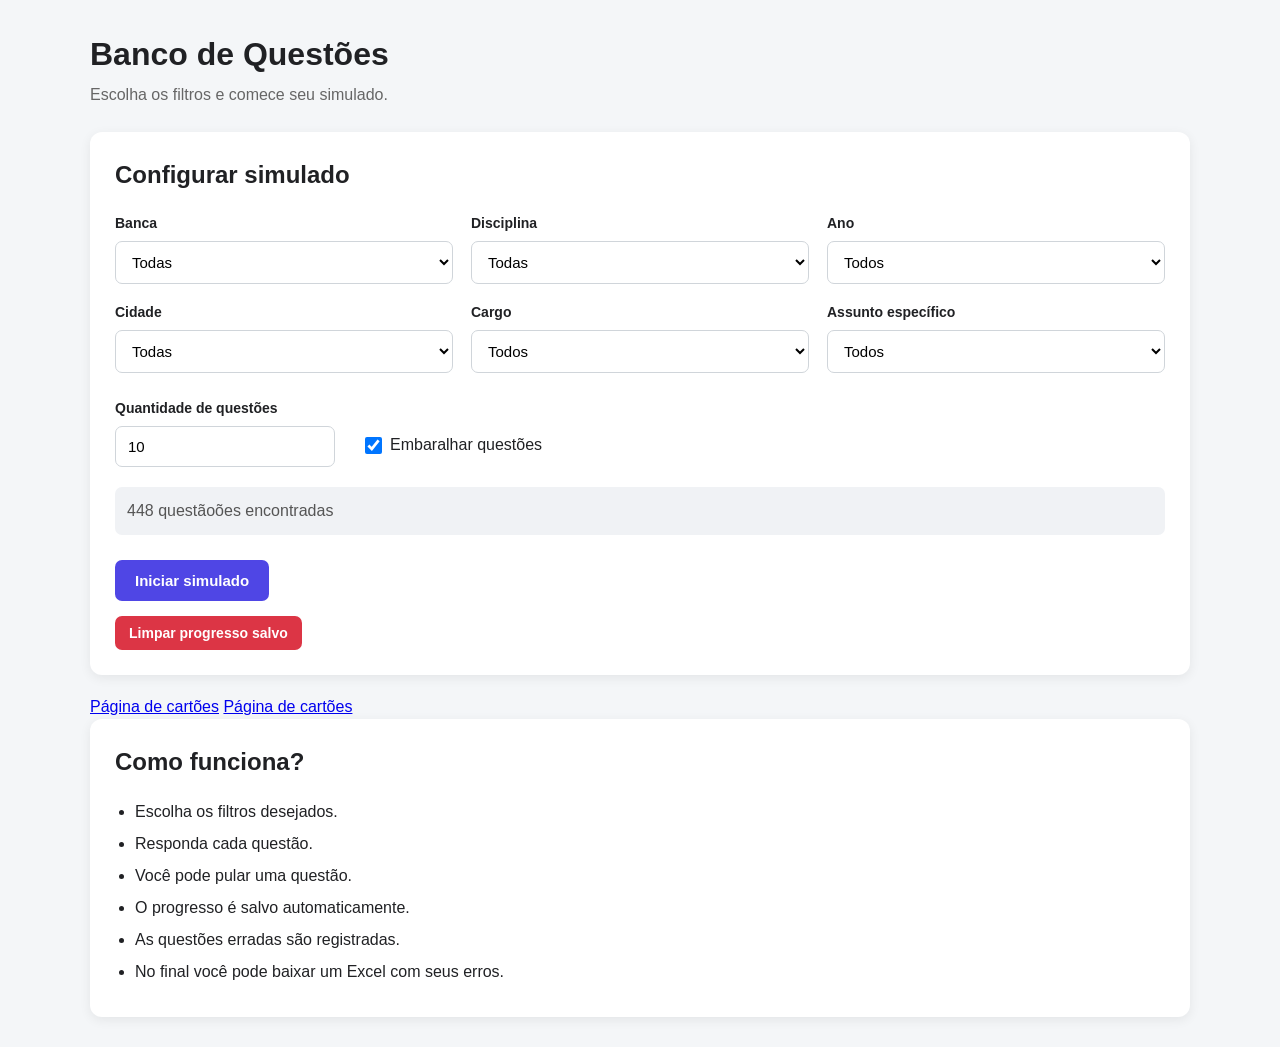
<file: index.html>
<!DOCTYPE html>
<html lang="pt-BR">

<head>
    <meta charset="UTF-8">
    <meta name="viewport" content="width=device-width, initial-scale=1.0">

    <title>Banco de Questões</title>

    <link rel="stylesheet" href="style.css">
</head>

<body>

    <!-- =========================================
         TELA INICIAL
    ========================================== -->

    <main id="telaInicial" class="container">

        <header class="cabecalho">

            <div>
                <h1>Banco de Questões</h1>

                <p>
                    Escolha os filtros e comece seu simulado.
                </p>
            </div>

        </header>


        <section class="card">

            <h2>Configurar simulado</h2>


            <div class="filtros">

                <!-- BANCA -->

                <div class="campo">

                    <label for="filtroBanca">
                        Banca
                    </label>

                    <select id="filtroBanca">

                        <option value="">
                            Todas
                        </option>

                    </select>

                </div>


                <!-- DISCIPLINA -->

                <div class="campo">

                    <label for="filtroDisciplina">
                        Disciplina
                    </label>

                    <select id="filtroDisciplina">

                        <option value="">
                            Todas
                        </option>

                    </select>

                </div>


                <!-- ANO -->

                <div class="campo">

                    <label for="filtroAno">
                        Ano
                    </label>

                    <select id="filtroAno">

                        <option value="">
                            Todos
                        </option>

                    </select>

                </div>


                <!-- CIDADE -->

                <div class="campo">

                    <label for="filtroCidade">
                        Cidade
                    </label>

                    <select id="filtroCidade">

                        <option value="">
                            Todas
                        </option>

                    </select>

                </div>


                <!-- CARGO -->

                <div class="campo">

                    <label for="filtroCargo">
                        Cargo
                    </label>

                    <select id="filtroCargo">

                        <option value="">
                            Todos
                        </option>

                    </select>

                </div>


                <!-- ASSUNTO -->

                <div class="campo">

                    <label for="filtroAssunto">
                        Assunto específico
                    </label>

                    <select id="filtroAssunto">

                        <option value="">
                            Todos
                        </option>

                    </select>

                </div>

            </div>


            <!-- CONFIGURAÇÕES -->

            <div class="configuracao">

                <div class="campo quantidade">

                    <label for="quantidadeQuestoes">
                        Quantidade de questões
                    </label>

                    <input
                        type="number"
                        id="quantidadeQuestoes"
                        min="1"
                        value="10"
                    >

                </div>


                <label class="checkbox">

                    <input
                        type="checkbox"
                        id="questoesAleatorias"
                        checked
                    >

                    <span>
                        Embaralhar questões
                    </span>

                </label>

            </div>


            <!-- CONTADOR -->

            <div
                id="contadorFiltro"
                class="contador-filtro"
            >
                0 questões encontradas
            </div>


            <!-- BOTÕES -->

            <div class="botoes-inicio">

                <button
                    id="btnContinuar"
                    class="btn btn-secundario"
                    type="button"
                >
                    Continuar simulado
                </button>


                <button
                    id="btnIniciar"
                    class="btn btn-principal"
                    type="button"
                >
                    Iniciar simulado
                </button>

            </div>


            <button
                id="btnLimparProgresso"
                class="btn btn-perigo btn-pequeno"
                type="button"
            >
                Limpar progresso salvo
            </button>

        </section>
        <section>
            <a href="pagina_secundaria.html" class="meu-botao">Página de cartões</a>
            <a href="pagina_terciaria.html" class="meu-botao">Página de cartões</a>

        </section>

        <!-- INFORMAÇÕES -->

        <section class="card informacoes">

            <h2>Como funciona?</h2>

            <ul>

                <li>
                    Escolha os filtros desejados.
                </li>

                <li>
                    Responda cada questão.
                </li>

                <li>
                    Você pode pular uma questão.
                </li>

                <li>
                    O progresso é salvo automaticamente.
                </li>

                <li>
                    As questões erradas são registradas.
                </li>

                <li>
                    No final você pode baixar um Excel
                    com seus erros.
                </li>

            </ul>

        </section>

    </main>


    <!-- =========================================
         TELA DO SIMULADO
    ========================================== -->

    <main
        id="telaSimulado"
        class="container hidden"
    >

        <header class="topo-simulado">

            <button
                id="btnSair"
                class="btn btn-secundario btn-pequeno"
                type="button"
            >
                ← Sair
            </button>


            <div class="progresso-container">

                <div class="progresso-info">

                    <span id="textoProgresso">
                        Questão 1 de 10
                    </span>

                    <span id="textoPlacar">
                        0 acertos
                    </span>

                </div>


                <div class="barra">

                    <div
                        id="barraProgresso"
                    ></div>

                </div>

            </div>

        </header>


        <section class="card questao-card">

            <!-- INFORMAÇÕES -->

            <div class="informacoes-questao">

                <div class="tags">

                    <span
                        id="tagBanca"
                        class="tag"
                    ></span>

                    <span
                        id="tagAno"
                        class="tag"
                    ></span>

                    <span
                        id="tagDisciplina"
                        class="tag"
                    ></span>

                </div>


                <div class="detalhes-questao">

                    <span>

                        <strong>
                            Cidade:
                        </strong>

                        <span id="infoCidade"></span>

                    </span>


                    <span>

                        <strong>
                            Cargo:
                        </strong>

                        <span id="infoCargo"></span>

                    </span>


                    <span>

                        <strong>
                            Assunto:
                        </strong>

                        <span id="infoAssunto"></span>

                    </span>

                </div>

            </div>


            <!-- TEXTO -->

            <div
                id="textoContainer"
                class="texto-container"
            >

                <h3>
                    Texto
                </h3>

                <div
                    id="textoQuestao"
                    class="texto"
                ></div>

            </div>


            <!-- PERGUNTA -->

            <div class="pergunta-container">

                <h2 id="numeroPergunta">
                    Questão 1
                </h2>

                <p id="pergunta"></p>

            </div>


            <!-- ALTERNATIVAS -->

            <div
                id="alternativas"
                class="alternativas"
            ></div>


            <!-- FEEDBACK -->

            <div
                id="feedback"
                class="feedback hidden"
            ></div>


            <!-- BOTÕES -->

            <div class="acoes-questao">

                <button
                    id="btnPular"
                    class="btn btn-secundario"
                    type="button"
                >
                    Pular questão
                </button>


                <button
                    id="btnResponder"
                    class="btn btn-principal"
                    type="button"
                >
                    Responder
                </button>


                <button
                    id="btnProxima"
                    class="btn btn-principal hidden"
                    type="button"
                >
                    Próxima questão →
                </button>

            </div>

        </section>


        <!-- MAPA -->

        <section class="card navegacao">

            <h3>
                Navegação
            </h3>

            <div
                id="mapaQuestoes"
                class="mapa-questoes"
            ></div>

        </section>

    </main>


    <!-- =========================================
         TELA DE RESULTADO
    ========================================== -->

    <main
        id="telaResultado"
        class="container hidden"
    >

        <header class="cabecalho">

            <h1>
                Resultado
            </h1>

            <p>
                Confira seu desempenho.
            </p>

        </header>


        <!-- RESULTADO PRINCIPAL -->

        <section class="card resultado-card">

            <div class="porcentagem">

                <span id="resultadoPorcentagem">
                    0%
                </span>

                <small>
                    de aproveitamento
                </small>

            </div>


            <!-- ESTATÍSTICAS -->

            <div class="estatisticas">

                <div class="estatistica">

                    <span id="resultadoTotal">
                        0
                    </span>

                    <small>
                        Total
                    </small>

                </div>


                <div class="estatistica acerto">

                    <span id="resultadoAcertos">
                        0
                    </span>

                    <small>
                        Acertos
                    </small>

                </div>


                <div class="estatistica erro">

                    <span id="resultadoErros">
                        0
                    </span>

                    <small>
                        Erros
                    </small>

                </div>


                <div class="estatistica pulada">

                    <span id="resultadoPuladas">
                        0
                    </span>

                    <small>
                        Puladas
                    </small>

                </div>

            </div>


            <!-- BOTÕES DO RESULTADO -->

            <div class="acoes-resultado">

                <button
                    id="btnRevisarErros"
                    class="btn btn-secundario"
                    type="button"
                >
                    Revisar erros
                </button>


                <button
                    id="btnRevisarPuladas"
                    class="btn btn-secundario"
                    type="button"
                >
                    Revisar puladas
                </button>


                <button
                    id="btnBaixarErros"
                    class="btn btn-excel"
                    type="button"
                >
                    📥 Baixar Excel dos erros
                </button>


                <button
                    id="btnNovoSimulado"
                    class="btn btn-principal"
                    type="button"
                >
                    Novo simulado
                </button>

            </div>

        </section>


        <!-- DESEMPENHO -->

        <section class="card">

            <h2>
                Desempenho por disciplina
            </h2>

            <div
                id="desempenhoDisciplinas"
            ></div>

        </section>


        <!-- LISTA -->

        <section class="card">

            <h2>
                Questões
            </h2>

            <div
                id="listaResultado"
            ></div>

        </section>

    </main>


    <!-- =========================================
         SHEETJS
         
         Biblioteca utilizada para criar o Excel.
    ========================================== -->

    <script
        src="https://cdn.sheetjs.com/xlsx-0.20.3/package/dist/xlsx.full.min.js"
    ></script>


    <!-- JAVASCRIPT DO PROJETO -->

    <script src="script.js?v=2"></script>

</body>

</html>
</file>
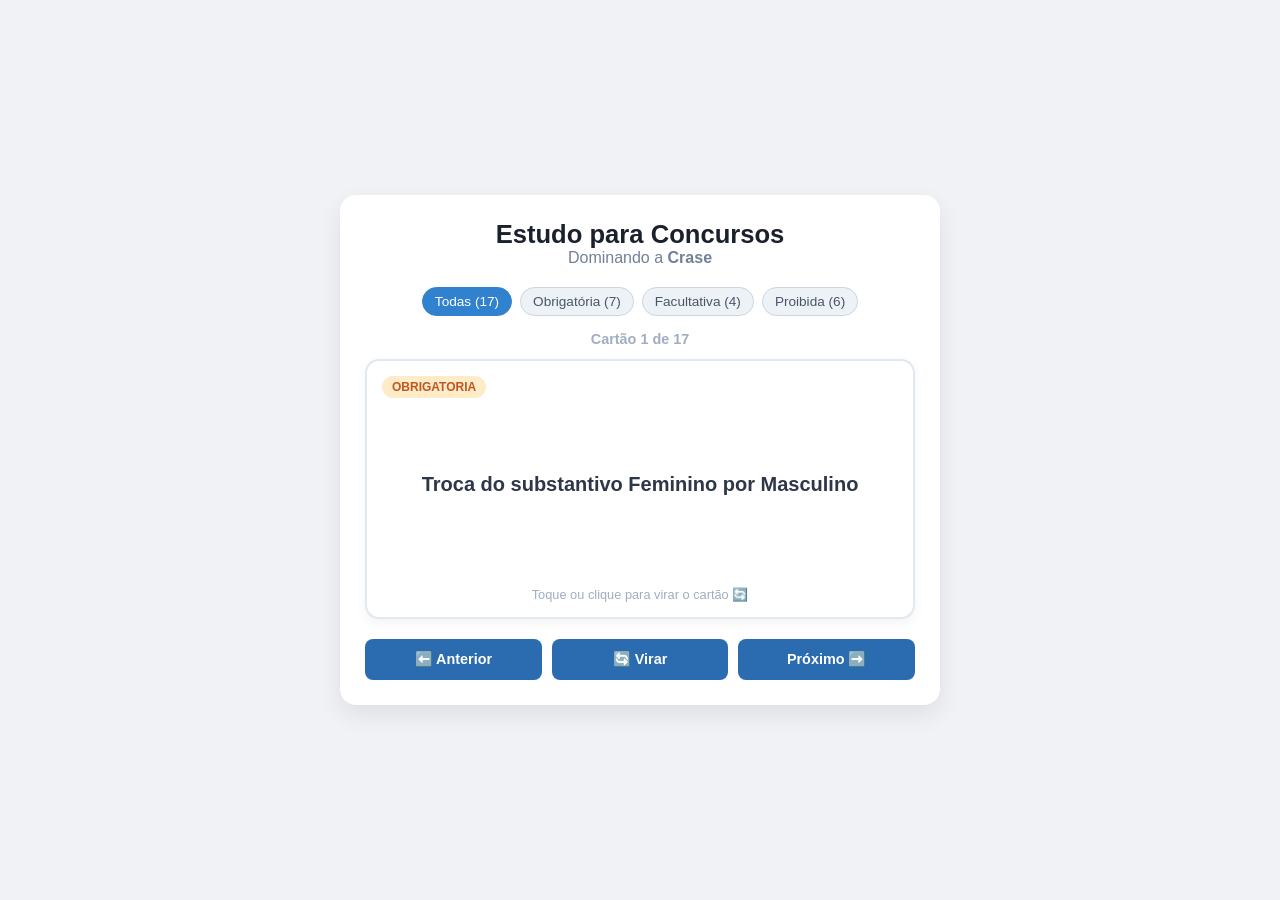
<file: pagina_secundaria.html>
<!DOCTYPE html>
<html lang="pt-BR">
<head>
  <meta charset="UTF-8">
  <meta name="viewport" content="width=device-width, initial-scale=1.0">
  <title>Memorização de Concursos - Regras da Crase</title>
  <link rel="stylesheet" href="stylesec.css">
</head>
<body>

  <div class="app-container">
    <header>
      <h1>Estudo para Concursos</h1>
      <p>Dominando a <strong>Crase</strong></p>
    </header>

    <!-- Filtros por Categoria -->
    <div class="filters">
      <button class="filter-btn active" onclick="filtrarCategoria('todas')">Todas (<span id="count-todas">0</span>)</button>
      <button class="filter-btn" onclick="filtrarCategoria('obrigatoria')">Obrigatória (<span id="count-obrigatoria">0</span>)</button>
      <button class="filter-btn" onclick="filtrarCategoria('facultativa')">Facultativa (<span id="count-facultativa">0</span>)</button>
      <button class="filter-btn" onclick="filtrarCategoria('proibida')">Proibida (<span id="count-proibida">0</span>)</button>
    </div>

    <!-- Contador de Progresso -->
    <div class="progress-info">
      Cartão <span id="current-card-num">1</span> de <span id="total-cards-num">0</span>
    </div>

    <!-- Flashcard -->
    <div class="card-wrapper" onclick="virarCartao()">
      <div class="card" id="card">
        <div class="card-face card-front">
          <span class="badge" id="card-tag">Categoria</span>
          <h2 id="card-title">Título/Pergunta</h2>
          <p class="hint">Toque ou clique para virar o cartão 🔄</p>
        </div>
        <div class="card-face card-back">
          <h3>Explicação & Exemplos</h3>
          <p id="card-content">Conteúdo explicativo aqui...</p>
        </div>
      </div>
    </div>

    <!-- Controles de Navegação -->
    <div class="controls">
      <button class="control-btn" onclick="cartaoAnterior()">⬅️ Anterior</button>
      <button class="control-btn" onclick="virarCartao()">🔄 Virar</button>
      <button class="control-btn" onclick="proximoCartao()">Próximo ➡️</button>
    </div>
  </div>

  <script src="scriptsec.js"></script>
</body>
</html>
</file>
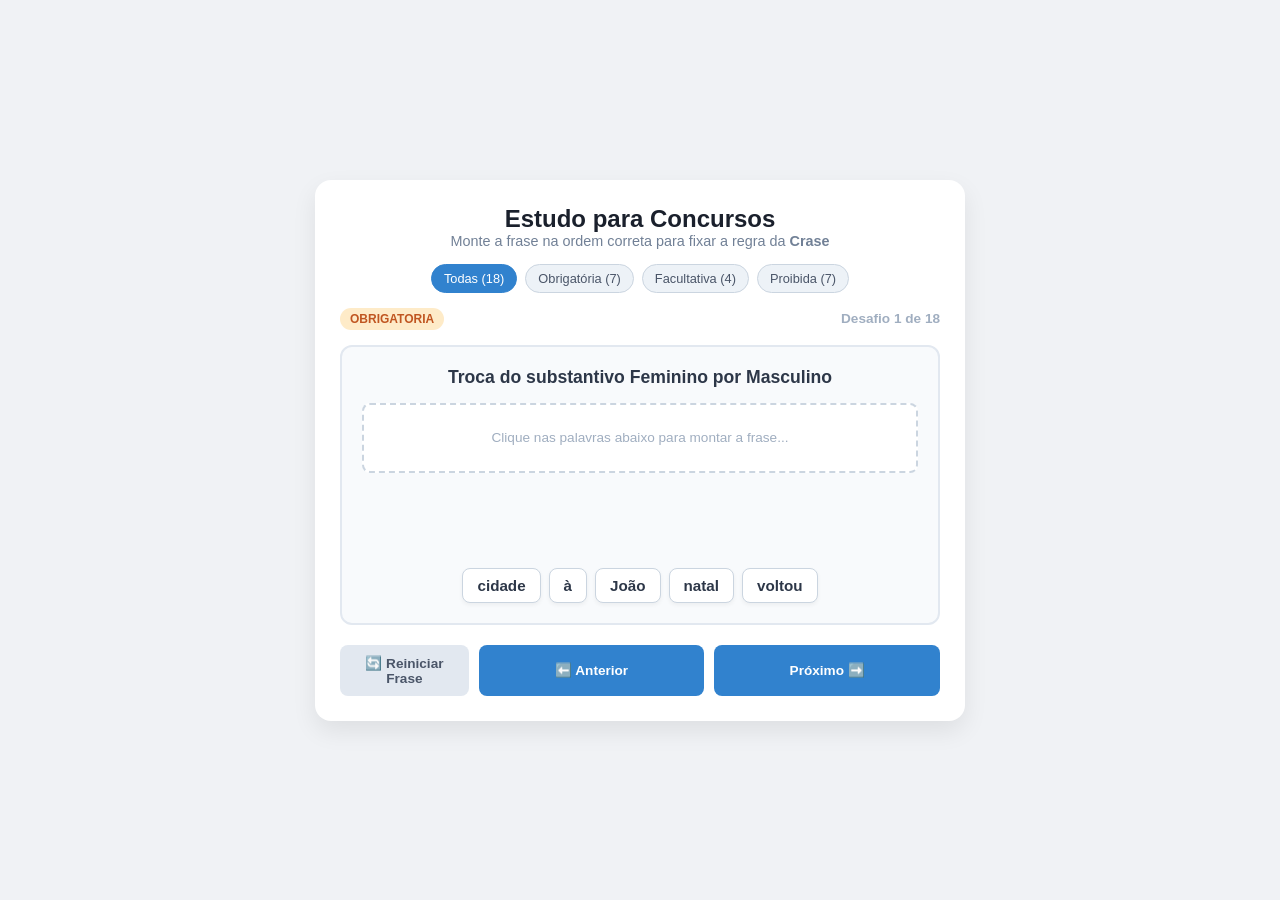
<file: pagina_terciaria.html>
<!DOCTYPE html>
<html lang="pt-BR">
<head>
  <meta charset="UTF-8">
  <meta name="viewport" content="width=device-width, initial-scale=1.0">
  <title>Jogo da Crase - Montar Frases</title>
  <link rel="stylesheet" href="styleterc.css">
</head>
<body>

  <div class="app-container">
    <header>
      <h1>Estudo para Concursos</h1>
      <p>Monte a frase na ordem correta para fixar a regra da <strong>Crase</strong></p>
    </header>

    <!-- Filtros -->
    <div class="filters">
      <button class="filter-btn active" onclick="filtrarCategoria('todas')">Todas (<span id="count-todas">0</span>)</button>
      <button class="filter-btn" onclick="filtrarCategoria('obrigatoria')">Obrigatória (<span id="count-obrigatoria">0</span>)</button>
      <button class="filter-btn" onclick="filtrarCategoria('facultativa')">Facultativa (<span id="count-facultativa">0</span>)</button>
      <button class="filter-btn" onclick="filtrarCategoria('proibida')">Proibida (<span id="count-proibida">0</span>)</button>
    </div>

    <!-- Progresso e Categoria -->
    <div class="progress-info">
      <span class="badge" id="card-tag">CATEGORIA</span>
      <div>Desafio <span id="current-card-num">1</span> de <span id="total-cards-num">0</span></div>
    </div>

    <!-- Área de Exibição do Desafio -->
    <div class="game-board">
      <h2 id="rule-title" class="rule-title">Título da Regra</h2>

      <!-- Área onde a frase vai sendo construída -->
      <div class="phrase-zone" id="user-phrase-zone">
        <span class="placeholder-text">Clique nas palavras abaixo para montar a frase...</span>
      </div>

      <!-- Feedback de Sucesso ou Erro -->
      <div id="feedback" class="feedback"></div>

      <!-- Banco de Palavras Embaralhadas -->
      <div class="words-bank" id="words-bank">
        <!-- Palavras serão inseridas dinamicamente via JS -->
      </div>
    </div>

    <!-- Controles -->
    <div class="controls">
      <button class="control-btn secondary" onclick="reiniciarCartao()">🔄 Reiniciar Frase</button>
      <button class="control-btn primary" onclick="cartaoAnterior()">⬅️ Anterior</button>
      <button class="control-btn primary" onclick="proximoCartao()">Próximo ➡️</button>
    </div>
  </div>

  <script src="scriptterc.js"></script>
</body>
</html>
</file>
<file: style.css>
/* =========================================
   RESET
========================================= */

* {
    box-sizing: border-box;
    margin: 0;
    padding: 0;
}


body {

    font-family:
        Arial,
        Helvetica,
        sans-serif;

    background: #f4f6f8;

    color: #202124;

    line-height: 1.5;
}


button,
input,
select {

    font-family: inherit;

}


button {

    cursor: pointer;

}


.hidden {

    display: none !important;

}


/* =========================================
   CONTAINER
========================================= */

.container {

    width: min(1100px, 94%);

    margin: 30px auto;

}


/* =========================================
   CABEÇALHO
========================================= */

.cabecalho {

    margin-bottom: 25px;

}


.cabecalho h1 {

    font-size: 32px;

    margin-bottom: 5px;

}


.cabecalho p {

    color: #666;

}


/* =========================================
   CARDS
========================================= */

.card {

    background: white;

    border-radius: 12px;

    padding: 25px;

    margin-bottom: 20px;

    box-shadow:
        0 3px 12px
        rgba(0, 0, 0, 0.07);

}


.card h2 {

    margin-bottom: 20px;

}


.card h3 {

    margin-bottom: 10px;

}


/* =========================================
   FILTROS
========================================= */

.filtros {

    display: grid;

    grid-template-columns:
        repeat(3, 1fr);

    gap: 18px;

}


.campo {

    display: flex;

    flex-direction: column;

    gap: 7px;

}


.campo label {

    font-weight: bold;

    font-size: 14px;

}


select,
input[type="number"] {

    width: 100%;

    padding: 11px 12px;

    border:
        1px solid #d0d5da;

    border-radius: 7px;

    background: white;

    font-size: 15px;

}


select:focus,
input:focus {

    outline: none;

    border-color: #4f46e5;

}


/* =========================================
   CONFIGURAÇÃO
========================================= */

.configuracao {

    display: flex;

    align-items: end;

    gap: 30px;

    margin-top: 25px;

}


.quantidade {

    width: 220px;

}


.checkbox {

    display: flex;

    align-items: center;

    gap: 8px;

    padding-bottom: 10px;

    cursor: pointer;

}


.checkbox input {

    width: 17px;

    height: 17px;

}


/* =========================================
   CONTADOR
========================================= */

.contador-filtro {

    margin-top: 20px;

    padding: 12px;

    border-radius: 7px;

    background: #f0f2f5;

    color: #555;

}


/* =========================================
   BOTÕES
========================================= */

.btn {

    border: none;

    border-radius: 7px;

    padding: 12px 20px;

    font-size: 15px;

    font-weight: bold;

    transition: 0.2s;

}


.btn:hover {

    transform: translateY(-1px);

}


.btn:disabled {

    opacity: 0.5;

    cursor: not-allowed;

    transform: none;

}


/* PRINCIPAL */

.btn-principal {

    background: #4f46e5;

    color: white;

}


.btn-principal:hover {

    background: #4338ca;

}


/* SECUNDÁRIO */

.btn-secundario {

    background: #e9ecef;

    color: #333;

}


.btn-secundario:hover {

    background: #dfe3e7;

}


/* PERIGO */

.btn-perigo {

    background: #dc3545;

    color: white;

}


.btn-perigo:hover {

    background: #bb2d3b;

}


/* EXCEL */

.btn-excel {

    background: #198754;

    color: white;

}


.btn-excel:hover {

    background: #157347;

}


/* PEQUENO */

.btn-pequeno {

    padding: 9px 14px;

    font-size: 14px;

}


/* =========================================
   BOTÕES INICIAIS
========================================= */

.botoes-inicio {

    display: flex;

    gap: 12px;

    margin-top: 25px;

    margin-bottom: 15px;

}


/* =========================================
   INFORMAÇÕES
========================================= */

.informacoes ul {

    padding-left: 20px;

}


.informacoes li {

    margin-bottom: 8px;

}


/* =========================================
   TOPO SIMULADO
========================================= */

.topo-simulado {

    display: flex;

    align-items: center;

    gap: 20px;

    margin-bottom: 20px;

}


.progresso-container {

    flex: 1;

}


.progresso-info {

    display: flex;

    justify-content: space-between;

    margin-bottom: 7px;

    font-size: 14px;

    font-weight: bold;

}


.barra {

    height: 9px;

    background: #e5e7eb;

    border-radius: 20px;

    overflow: hidden;

}


#barraProgresso {

    height: 100%;

    width: 0;

    background: #4f46e5;

    transition: width 0.3s;

}


/* =========================================
   INFORMAÇÕES DA QUESTÃO
========================================= */

.informacoes-questao {

    border-bottom:
        1px solid #eee;

    padding-bottom: 20px;

    margin-bottom: 25px;

}


.tags {

    display: flex;

    flex-wrap: wrap;

    gap: 8px;

    margin-bottom: 15px;

}


.tag {

    display: inline-block;

    background: #eef2ff;

    color: #4338ca;

    padding: 5px 10px;

    border-radius: 20px;

    font-size: 13px;

    font-weight: bold;

}


.detalhes-questao {

    display: flex;

    flex-wrap: wrap;

    gap: 20px;

    color: #555;

    font-size: 14px;

}


/* =========================================
   TEXTO
========================================= */

.texto-container {

    margin-bottom: 25px;

}


.texto {

    background: #f7f7f8;

    border-left:
        4px solid #4f46e5;

    padding: 18px;

    border-radius: 5px;

    white-space: pre-line;

    color: #444;

}


/* =========================================
   PERGUNTA
========================================= */

.pergunta-container {

    margin-bottom: 25px;

}


.pergunta-container h2 {

    font-size: 18px;

    margin-bottom: 10px;

}


#pergunta {

    font-size: 18px;

    font-weight: 500;

}


/* =========================================
   ALTERNATIVAS
========================================= */

.alternativas {

    display: flex;

    flex-direction: column;

    gap: 12px;

}


.alternativa {

    display: flex;

    align-items: flex-start;

    gap: 12px;

    padding: 15px;

    border:
        2px solid #e1e4e8;

    border-radius: 9px;

    transition: 0.2s;

    cursor: pointer;

}


.alternativa:hover {

    border-color: #9ca3af;

    background: #fafafa;

}


.alternativa.selecionada {

    border-color: #4f46e5;

    background: #f1f0ff;

}


.alternativa.correta {

    border-color: #198754;

    background: #eaf7ef;

}


.alternativa.errada {

    border-color: #dc3545;

    background: #fff0f1;

}


.alternativa input {

    margin-top: 4px;

    width: 18px;

    height: 18px;

}


.letra-alternativa {

    font-weight: bold;

    min-width: 25px;

}


/* =========================================
   FEEDBACK
========================================= */

.feedback {

    margin-top: 20px;

    padding: 17px;

    border-radius: 8px;

    font-weight: bold;

}


.feedback.acerto {

    background: #d1e7dd;

    color: #0f5132;

}


.feedback.erro {

    background: #f8d7da;

    color: #842029;

}


/* =========================================
   AÇÕES DA QUESTÃO
========================================= */

.acoes-questao {

    display: flex;

    justify-content: space-between;

    gap: 10px;

    margin-top: 25px;

}


/* =========================================
   MAPA DE QUESTÕES
========================================= */

.mapa-questoes {

    display: flex;

    flex-wrap: wrap;

    gap: 8px;

}


.mapa-item {

    width: 40px;

    height: 40px;

    border: none;

    border-radius: 6px;

    background: #e9ecef;

    font-weight: bold;

}


.mapa-item.atual {

    outline:
        3px solid #4f46e5;

}


.mapa-item.acerto {

    background: #198754;

    color: white;

}


.mapa-item.erro {

    background: #dc3545;

    color: white;

}


.mapa-item.pulada {

    background: #ffc107;

    color: #212529;

}


/* =========================================
   RESULTADO
========================================= */

.resultado-card {

    text-align: center;

}


.porcentagem {

    margin-bottom: 30px;

}


.porcentagem span {

    display: block;

    font-size: 60px;

    font-weight: bold;

    color: #4f46e5;

}


.porcentagem small {

    color: #666;

    font-size: 16px;

}


/* =========================================
   ESTATÍSTICAS
========================================= */

.estatisticas {

    display: grid;

    grid-template-columns:
        repeat(4, 1fr);

    gap: 15px;

    margin-bottom: 30px;

}


.estatistica {

    padding: 20px;

    background: #f1f3f5;

    border-radius: 10px;

}


.estatistica span {

    display: block;

    font-size: 30px;

    font-weight: bold;

}


.estatistica small {

    color: #666;

}


.estatistica.acerto span {

    color: #198754;

}


.estatistica.erro span {

    color: #dc3545;

}


.estatistica.pulada span {

    color: #d39e00;

}


/* =========================================
   AÇÕES DO RESULTADO
========================================= */

.acoes-resultado {

    display: flex;

    justify-content: center;

    flex-wrap: wrap;

    gap: 10px;

}


/* =========================================
   DESEMPENHO
========================================= */

.desempenho-linha {

    display: grid;

    grid-template-columns:
        1fr 100px 100px 100px;

    gap: 10px;

    padding: 12px;

    border-bottom:
        1px solid #eee;

    align-items: center;

}


.desempenho-linha.cabecalho-tabela {

    font-weight: bold;

    background: #f5f5f5;

}


/* =========================================
   RESULTADO DAS QUESTÕES
========================================= */

.resultado-questao {

    padding: 15px;

    border-bottom:
        1px solid #eee;

}


.resultado-questao:last-child {

    border-bottom: none;

}


.resultado-questao strong {

    display: block;

    margin-bottom: 5px;

}


.resultado-questao .status {

    font-weight: bold;

}


.status.acerto {

    color: #198754;

}


.status.erro {

    color: #dc3545;

}


.status.pulada {

    color: #b58100;

}


/* =========================================
   RESPONSIVIDADE
========================================= */

@media (max-width: 800px) {

    .filtros {

        grid-template-columns:
            repeat(2, 1fr);

    }


    .estatisticas {

        grid-template-columns:
            repeat(2, 1fr);

    }

}


@media (max-width: 600px) {

    .container {

        width: 95%;

        margin: 15px auto;

    }


    .card {

        padding: 18px;

    }


    .filtros {

        grid-template-columns: 1fr;

    }


    .configuracao {

        flex-direction: column;

        align-items: stretch;

        gap: 15px;

    }


    .quantidade {

        width: 100%;

    }


    .topo-simulado {

        align-items: flex-start;

        flex-direction: column;

    }


    .progresso-container {

        width: 100%;

    }


    .detalhes-questao {

        flex-direction: column;

        gap: 5px;

    }


    .acoes-questao {

        flex-direction: column;

    }


    .acoes-questao .btn {

        width: 100%;

    }


    .estatisticas {

        grid-template-columns:
            1fr 1fr;

    }


    .desempenho-linha {

        grid-template-columns:
            1fr 60px 60px 70px;

        font-size: 13px;

    }


    .botoes-inicio {

        flex-direction: column;

    }


    .botoes-inicio .btn {

        width: 100%;

    }

}
</file>
<file: stylesec.css>
* {
  box-sizing: border-box;
  margin: 0;
  padding: 0;
  font-family: 'Segoe UI', Tahoma, Geneva, Verdana, sans-serif;
}

body {
  background-color: #f0f2f5;
  display: flex;
  justify-content: center;
  align-items: center;
  min-height: 100vh;
  padding: 20px;
}

.app-container {
  width: 100%;
  max-width: 600px;
  background: #ffffff;
  padding: 25px;
  border-radius: 16px;
  box-shadow: 0 10px 25px rgba(0, 0, 0, 0.08);
  text-align: center;
}

header h1 {
  font-size: 1.6rem;
  color: #1a202c;
}

header p {
  color: #718096;
  margin-bottom: 20px;
}

/* Filtros */
.filters {
  display: flex;
  gap: 8px;
  justify-content: center;
  flex-wrap: wrap;
  margin-bottom: 15px;
}

.filter-btn {
  border: 1px solid #cbd5e0;
  background: #edf2f7;
  color: #4a5568;
  padding: 6px 12px;
  border-radius: 20px;
  font-size: 0.85rem;
  cursor: pointer;
  transition: all 0.2s ease;
}

.filter-btn.active, .filter-btn:hover {
  background: #3182ce;
  color: #ffffff;
  border-color: #3182ce;
}

.progress-info {
  font-size: 0.9rem;
  color: #a0aec0;
  margin-bottom: 12px;
  font-weight: 600;
}

/* Animação do Flashcard 3D */
.card-wrapper {
  perspective: 1000px;
  min-height: 260px;
  cursor: pointer;
  margin-bottom: 20px;
}

.card {
  width: 100%;
  height: 260px;
  position: relative;
  transform-style: preserve-3d;
  transition: transform 0.6s cubic-bezier(0.4, 0.2, 0.2, 1);
}

.card.flipped {
  transform: rotateY(180deg);
}

.card-face {
  position: absolute;
  width: 100%;
  height: 100%;
  backface-visibility: hidden;
  border-radius: 14px;
  padding: 24px;
  display: flex;
  flex-direction: column;
  justify-content: center;
  align-items: center;
  box-shadow: 0 4px 12px rgba(0, 0, 0, 0.05);
  border: 2px solid #e2e8f0;
}

.card-front {
  background-color: #ffffff;
  color: #2d3748;
}

.card-back {
  background-color: #f7fafc;
  color: #2d3748;
  transform: rotateY(180deg);
  overflow-y: auto;
}

.badge {
  position: absolute;
  top: 15px;
  left: 15px;
  background: #ebf8ff;
  color: #2b6cb0;
  padding: 4px 10px;
  border-radius: 12px;
  font-size: 0.75rem;
  font-weight: bold;
  text-transform: uppercase;
}

.badge.obrigatoria { background: #feebc8; color: #c05621; }
.badge.facultativa { background: #ebf8ff; color: #2b6cb0; }
.badge.proibida    { background: #fed7d7; color: #9b2c2c; }

.card-front h2 {
  font-size: 1.25rem;
  margin-bottom: 10px;
  line-height: 1.4;
}

.hint {
  font-size: 0.8rem;
  color: #a0aec0;
  position: absolute;
  bottom: 15px;
}

.card-back h3 {
  font-size: 1rem;
  margin-bottom: 10px;
  color: #4a5568;
}

.card-back p {
  font-size: 0.95rem;
  line-height: 1.5;
  white-space: pre-line;
}

/* Botões de Controle */
.controls {
  display: flex;
  justify-content: space-between;
  gap: 10px;
}

.control-btn {
  flex: 1;
  padding: 12px;
  border: none;
  border-radius: 8px;
  background-color: #2b6cb0;
  color: white;
  font-weight: bold;
  font-size: 0.9rem;
  cursor: pointer;
  transition: background 0.2s;
}

.control-btn:hover {
  background-color: #2c5282;
}

.control-btn:disabled {
  background-color: #cbd5e0;
  cursor: not-allowed;
}
</file>
<file: styleterc.css>
* {
  box-sizing: border-box;
  margin: 0;
  padding: 0;
  font-family: 'Segoe UI', Tahoma, Geneva, Verdana, sans-serif;
}

body {
  background-color: #f0f2f5;
  display: flex;
  justify-content: center;
  align-items: center;
  min-height: 100vh;
  padding: 20px;
}

.app-container {
  width: 100%;
  max-width: 650px;
  background: #ffffff;
  padding: 25px;
  border-radius: 16px;
  box-shadow: 0 10px 25px rgba(0, 0, 0, 0.08);
  text-align: center;
}

header h1 {
  font-size: 1.5rem;
  color: #1a202c;
}

header p {
  color: #718096;
  font-size: 0.9rem;
  margin-bottom: 15px;
}

/* Filtros */
.filters {
  display: flex;
  gap: 8px;
  justify-content: center;
  flex-wrap: wrap;
  margin-bottom: 15px;
}

.filter-btn {
  border: 1px solid #cbd5e0;
  background: #edf2f7;
  color: #4a5568;
  padding: 6px 12px;
  border-radius: 20px;
  font-size: 0.8rem;
  cursor: pointer;
  transition: all 0.2s ease;
}

.filter-btn.active, .filter-btn:hover {
  background: #3182ce;
  color: #ffffff;
  border-color: #3182ce;
}

.progress-info {
  display: flex;
  justify-content: space-between;
  align-items: center;
  font-size: 0.85rem;
  color: #a0aec0;
  margin-bottom: 15px;
  font-weight: 600;
}

.badge {
  background: #ebf8ff;
  color: #2b6cb0;
  padding: 4px 10px;
  border-radius: 12px;
  font-size: 0.75rem;
  font-weight: bold;
  text-transform: uppercase;
}

.badge.obrigatoria { background: #feebc8; color: #c05621; }
.badge.facultativa { background: #ebf8ff; color: #2b6cb0; }
.badge.proibida    { background: #fed7d7; color: #9b2c2c; }

/* Game Board */
.game-board {
  background: #f8fafc;
  border: 2px solid #e2e8f0;
  border-radius: 12px;
  padding: 20px;
  margin-bottom: 20px;
  min-height: 280px;
  display: flex;
  flex-direction: column;
}

.rule-title {
  font-size: 1.1rem;
  color: #2d3748;
  margin-bottom: 15px;
}

/* Zona onde as palavras vão sendo encaixadas */
.phrase-zone {
  min-height: 70px;
  border: 2px dashed #cbd5e0;
  border-radius: 8px;
  background: #ffffff;
  padding: 10px;
  display: flex;
  flex-wrap: wrap;
  gap: 8px;
  align-items: center;
  justify-content: center;
  margin-bottom: 12px;
}

.placeholder-text {
  color: #a0aec0;
  font-size: 0.85rem;
}

/* Banco de Palavras */
.words-bank {
  display: flex;
  flex-wrap: wrap;
  gap: 8px;
  justify-content: center;
  padding-top: 10px;
  margin-top: auto;
}

/* Estilo das Peças/Palavras */
.word-btn {
  background: #ffffff;
  border: 1px solid #cbd5e0;
  color: #2d3748;
  padding: 8px 14px;
  border-radius: 8px;
  font-size: 0.95rem;
  font-weight: 600;
  cursor: pointer;
  box-shadow: 0 2px 4px rgba(0, 0, 0, 0.05);
  transition: all 0.15s ease;
}

.word-btn:hover {
  border-color: #3182ce;
  background: #ebf8ff;
  transform: translateY(-2px);
}

.word-btn:active {
  transform: translateY(0);
}

/* Feedback Visual */
.feedback {
  font-size: 0.95rem;
  font-weight: bold;
  margin-bottom: 10px;
  min-height: 24px;
}

.feedback.success { color: #38a169; }
.feedback.error   { color: #e53e3e; }

/* Controles */
.controls {
  display: flex;
  gap: 10px;
}

.control-btn {
  padding: 10px 16px;
  border: none;
  border-radius: 8px;
  font-weight: bold;
  font-size: 0.85rem;
  cursor: pointer;
  transition: background 0.2s;
}

.control-btn.primary {
  flex: 2;
  background-color: #3182ce;
  color: white;
}

.control-btn.primary:hover {
  background-color: #2b6cb0;
}

.control-btn.secondary {
  flex: 1;
  background-color: #e2e8f0;
  color: #4a5568;
}

.control-btn.secondary:hover {
  background-color: #cbd5e0;
}
</file>
